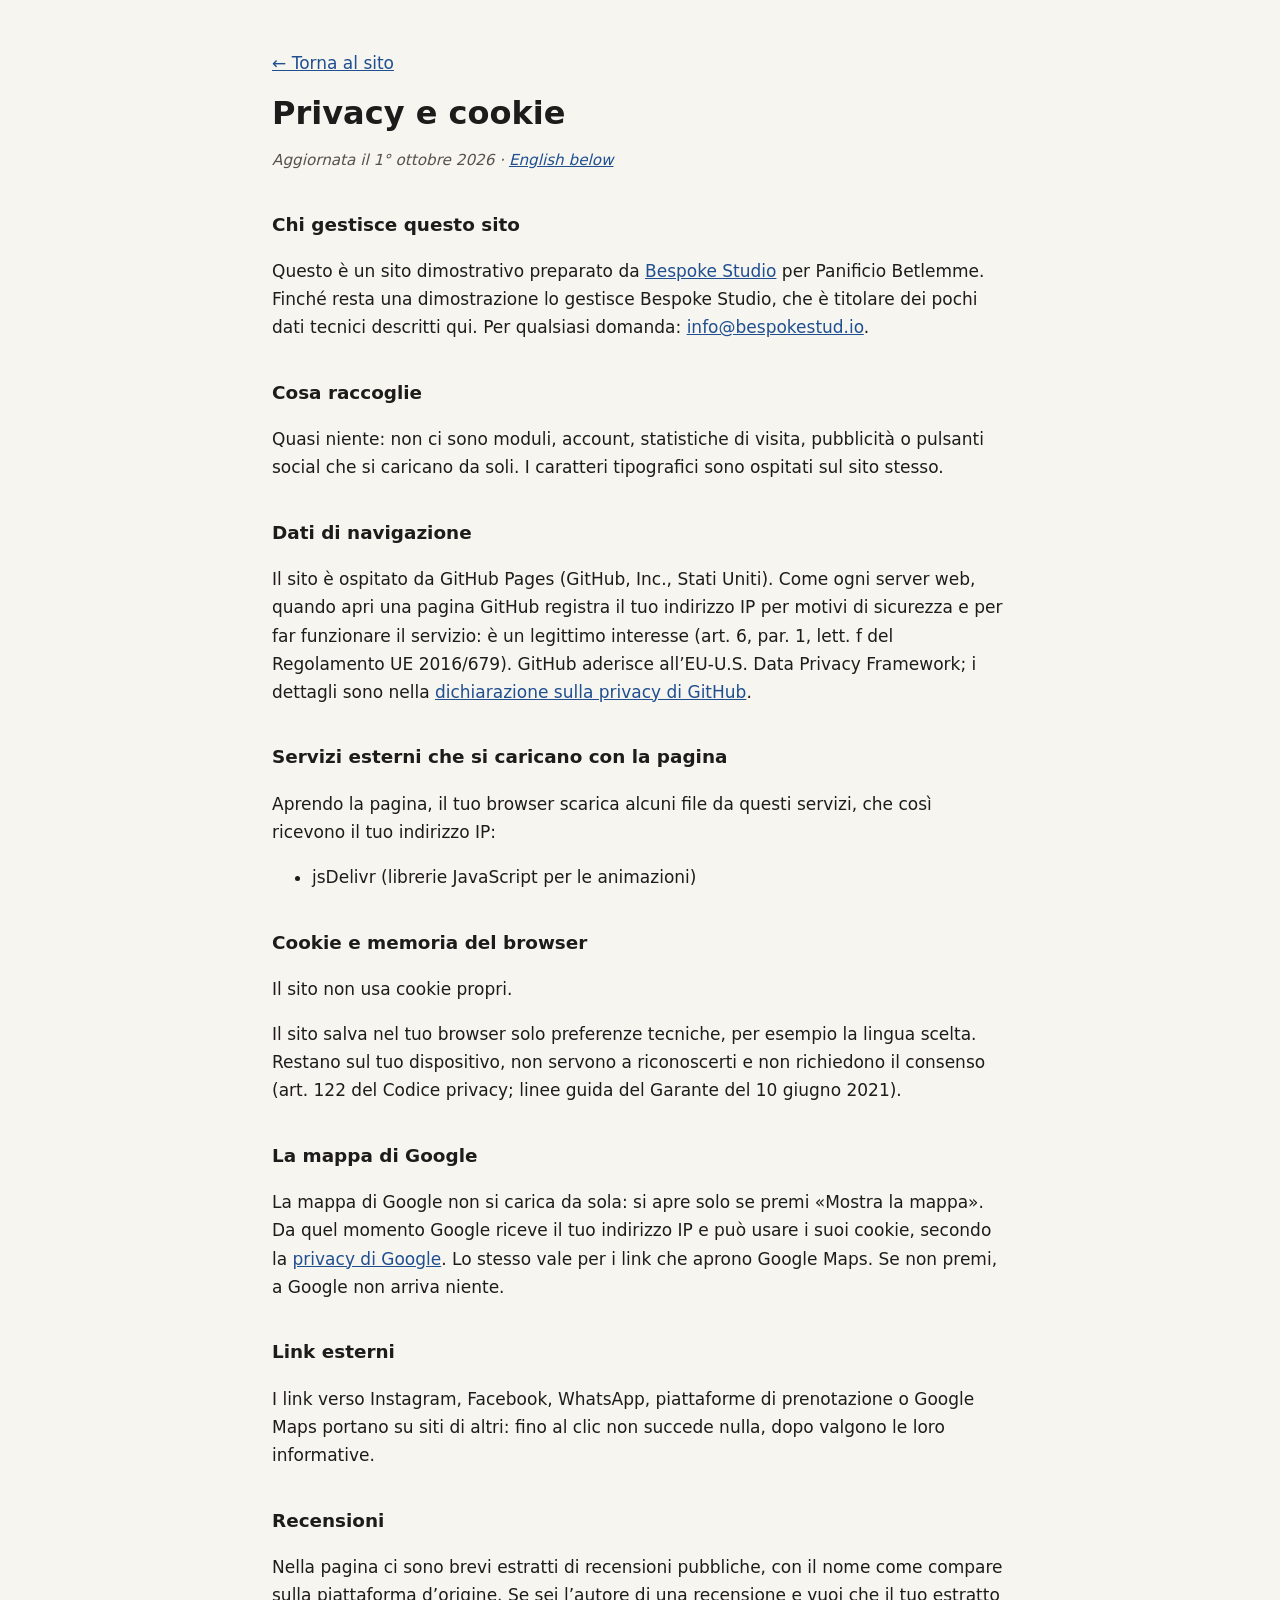
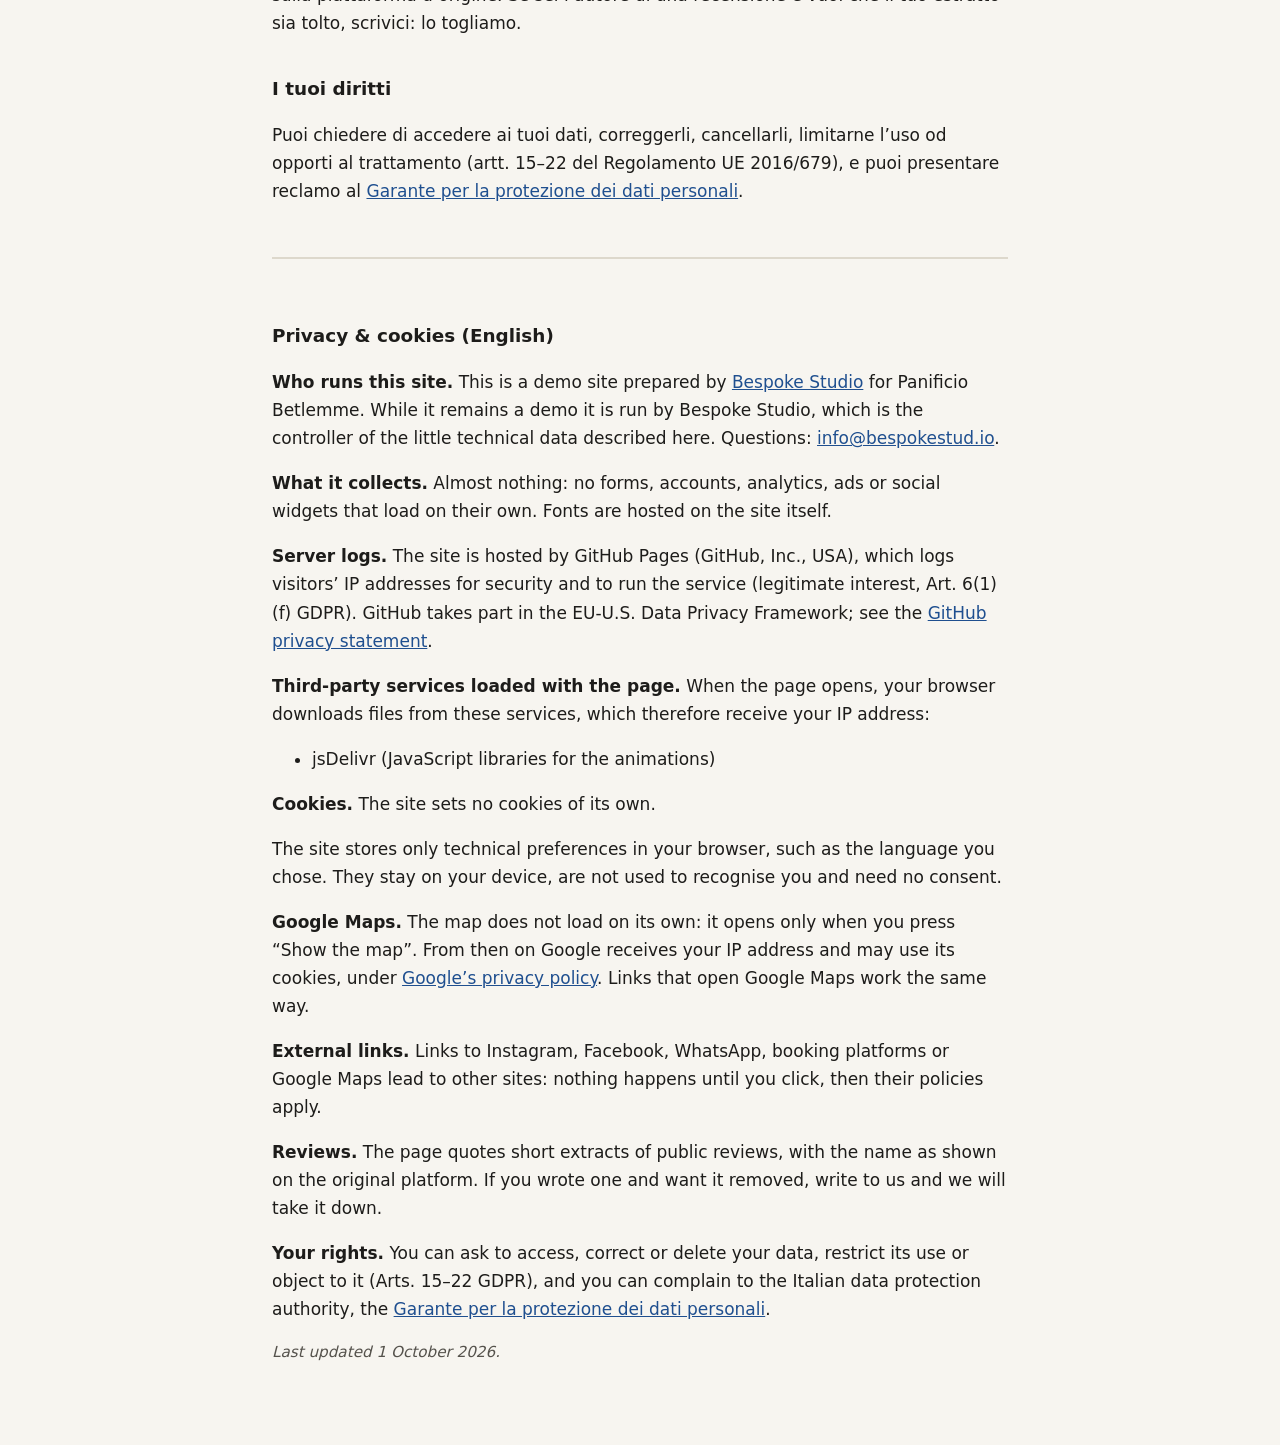
<file: privacy.html>
<!DOCTYPE html>
<html lang="it">
<head>
  <meta charset="UTF-8">
  <meta name="viewport" content="width=device-width, initial-scale=1.0">
  <meta name="robots" content="noindex">
  <title>Privacy e cookie · Panificio Betlemme</title>
  <meta name="description" content="Informativa privacy e cookie del sito Panificio Betlemme.">
  <style>
    body { margin: 0; background: #f7f5f0; color: #1d1c1a; font: 17px/1.65 system-ui, -apple-system, "Segoe UI", Roboto, sans-serif; }
    main { max-width: 46rem; margin: 0 auto; padding: 32px 20px 64px; }
    h1 { font-size: 2rem; line-height: 1.2; margin: 0.4em 0 0.2em; }
    h2 { font-size: 1.15rem; margin: 2em 0 0.4em; }
    a { color: #1f4f8f; }
    .data { color: #55524c; font-style: italic; font-size: 0.95rem; }
    .en { margin-top: 3em; padding-top: 1.5em; border-top: 2px solid #ddd8cc; }
    code { font-size: 0.9em; background: #ebe7dc; padding: 0 4px; border-radius: 3px; }
  </style>
</head>
<body>
<main>
  <p><a href="index.html">← Torna al sito</a></p>
  <h1>Privacy e cookie</h1>
  <p class="data">Aggiornata il 1° ottobre 2026 · <a href="#english" lang="en">English below</a></p>
  <h2>Chi gestisce questo sito</h2>
  <p>Questo è un sito dimostrativo preparato da <a href="https://bespokestud.io" rel="noopener">Bespoke Studio</a> per Panificio Betlemme. Finché resta una dimostrazione lo gestisce Bespoke Studio, che è titolare dei pochi dati tecnici descritti qui. Per qualsiasi domanda: <a href="mailto:info@bespokestud.io">info@bespokestud.io</a>.</p>
  <h2>Cosa raccoglie</h2>
  <p>Quasi niente: non ci sono moduli, account, statistiche di visita, pubblicità o pulsanti social che si caricano da soli. I caratteri tipografici sono ospitati sul sito stesso.</p>
  <h2>Dati di navigazione</h2>
  <p>Il sito è ospitato da GitHub Pages (GitHub, Inc., Stati Uniti). Come ogni server web, quando apri una pagina GitHub registra il tuo indirizzo IP per motivi di sicurezza e per far funzionare il servizio: è un legittimo interesse (art. 6, par. 1, lett. f del Regolamento UE 2016/679). GitHub aderisce all’EU-U.S. Data Privacy Framework; i dettagli sono nella <a href="https://docs.github.com/site-policy/privacy-policies/github-general-privacy-statement" rel="noopener">dichiarazione sulla privacy di GitHub</a>.</p>
  <h2>Servizi esterni che si caricano con la pagina</h2>
  <p>Aprendo la pagina, il tuo browser scarica alcuni file da questi servizi, che così ricevono il tuo indirizzo IP:</p>
  <ul><li>jsDelivr (librerie JavaScript per le animazioni)</li></ul>
  <h2>Cookie e memoria del browser</h2>
  <p>Il sito non usa cookie propri.</p>
  <p>Il sito salva nel tuo browser solo preferenze tecniche, per esempio la lingua scelta. Restano sul tuo dispositivo, non servono a riconoscerti e non richiedono il consenso (art. 122 del Codice privacy; linee guida del Garante del 10 giugno 2021).</p>
  <h2>La mappa di Google</h2>
  <p>La mappa di Google non si carica da sola: si apre solo se premi «Mostra la mappa». Da quel momento Google riceve il tuo indirizzo IP e può usare i suoi cookie, secondo la <a href="https://policies.google.com/privacy?hl=it" rel="noopener">privacy di Google</a>. Lo stesso vale per i link che aprono Google Maps. Se non premi, a Google non arriva niente.</p>
  <h2>Link esterni</h2>
  <p>I link verso Instagram, Facebook, WhatsApp, piattaforme di prenotazione o Google Maps portano su siti di altri: fino al clic non succede nulla, dopo valgono le loro informative.</p>
  <h2>Recensioni</h2>
  <p>Nella pagina ci sono brevi estratti di recensioni pubbliche, con il nome come compare sulla piattaforma d’origine. Se sei l’autore di una recensione e vuoi che il tuo estratto sia tolto, scrivici: lo togliamo.</p>
  <h2>I tuoi diritti</h2>
  <p>Puoi chiedere di accedere ai tuoi dati, correggerli, cancellarli, limitarne l’uso od opporti al trattamento (artt. 15–22 del Regolamento UE 2016/679), e puoi presentare reclamo al <a href="https://www.garanteprivacy.it" rel="noopener">Garante per la protezione dei dati personali</a>.</p>
  <div class="en" id="english" lang="en">
    <h2>Privacy &amp; cookies (English)</h2>
    <p><strong>Who runs this site.</strong> This is a demo site prepared by <a href="https://bespokestud.io" rel="noopener">Bespoke Studio</a> for Panificio Betlemme. While it remains a demo it is run by Bespoke Studio, which is the controller of the little technical data described here. Questions: <a href="mailto:info@bespokestud.io">info@bespokestud.io</a>.</p>
    <p><strong>What it collects.</strong> Almost nothing: no forms, accounts, analytics, ads or social widgets that load on their own. Fonts are hosted on the site itself.</p>
    <p><strong>Server logs.</strong> The site is hosted by GitHub Pages (GitHub, Inc., USA), which logs visitors’ IP addresses for security and to run the service (legitimate interest, Art. 6(1)(f) GDPR). GitHub takes part in the EU-U.S. Data Privacy Framework; see the <a href="https://docs.github.com/site-policy/privacy-policies/github-general-privacy-statement" rel="noopener">GitHub privacy statement</a>.</p>
    <p><strong>Third-party services loaded with the page.</strong> When the page opens, your browser downloads files from these services, which therefore receive your IP address:</p><ul><li>jsDelivr (JavaScript libraries for the animations)</li></ul>
    <p><strong>Cookies.</strong> The site sets no cookies of its own.</p>
    <p>The site stores only technical preferences in your browser, such as the language you chose. They stay on your device, are not used to recognise you and need no consent.</p>
    <p><strong>Google Maps.</strong> The map does not load on its own: it opens only when you press “Show the map”. From then on Google receives your IP address and may use its cookies, under <a href="https://policies.google.com/privacy?hl=en" rel="noopener">Google’s privacy policy</a>. Links that open Google Maps work the same way.</p>
    <p><strong>External links.</strong> Links to Instagram, Facebook, WhatsApp, booking platforms or Google Maps lead to other sites: nothing happens until you click, then their policies apply.</p>
    <p><strong>Reviews.</strong> The page quotes short extracts of public reviews, with the name as shown on the original platform. If you wrote one and want it removed, write to us and we will take it down.</p>
    <p><strong>Your rights.</strong> You can ask to access, correct or delete your data, restrict its use or object to it (Arts. 15–22 GDPR), and you can complain to the Italian data protection authority, the <a href="https://www.garanteprivacy.it" rel="noopener">Garante per la protezione dei dati personali</a>.</p>
    <p class="data">Last updated 1 October 2026.</p>
  </div>
</main>
</body>
</html>
</file>
